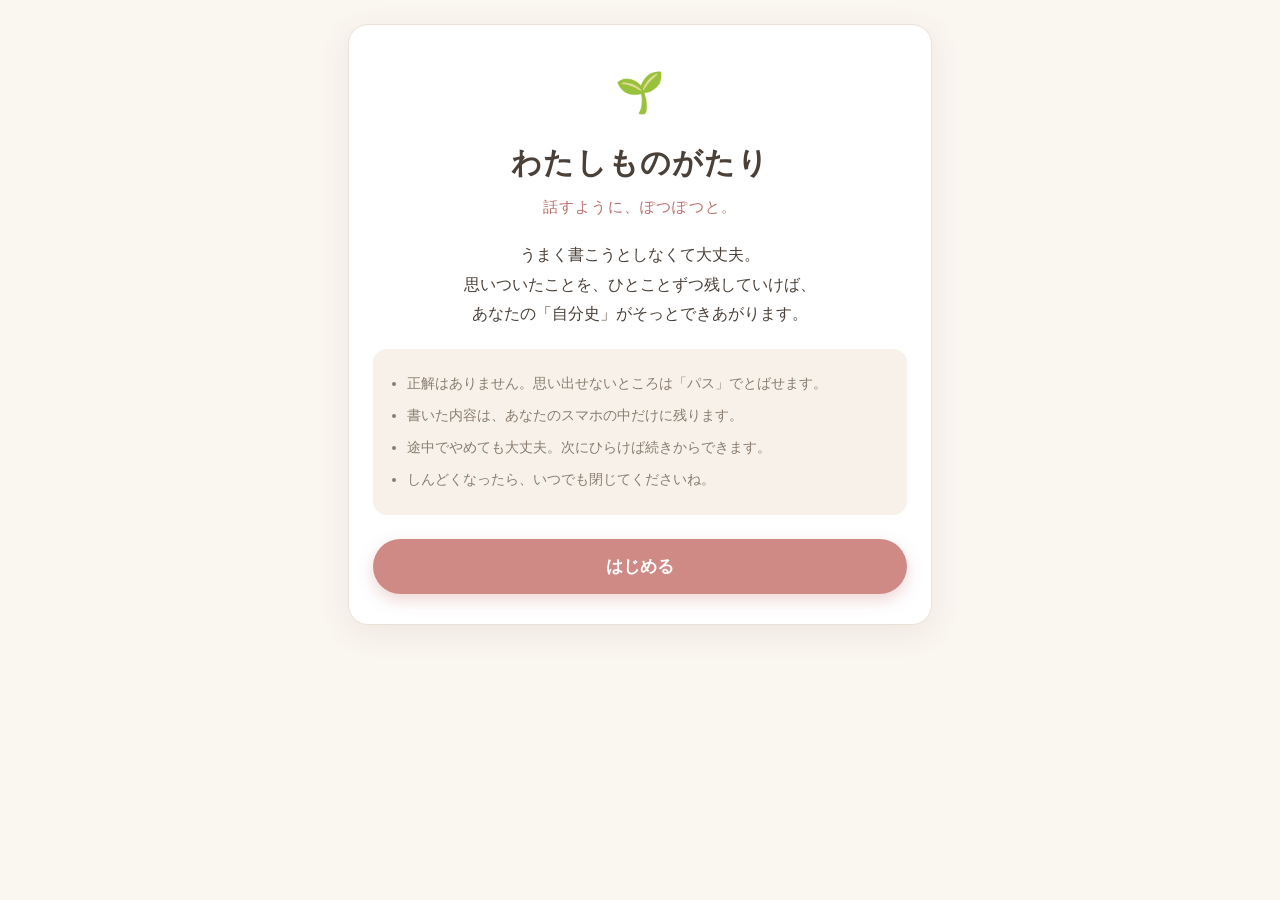
<file: index.html>
<!DOCTYPE html>
<html lang="ja">
<head>
  <meta charset="UTF-8" />
  <meta name="viewport" content="width=device-width, initial-scale=1.0" />
  <title>わたしものがたり</title>
  <meta name="description" content="話すように、ぽつぽつと。あなたの自分史をやさしく振り返るノート。" />
  <link rel="stylesheet" href="styles.css" />
</head>
<body>
  <div class="app">

    <!-- ようこそ -->
    <section id="screen-welcome" class="screen">
      <div class="card center">
        <div class="leaf">🌱</div>
        <h1>わたしものがたり</h1>
        <p class="subtitle">話すように、ぽつぽつと。</p>
        <p class="lead">
          うまく書こうとしなくて大丈夫。<br />
          思いついたことを、ひとことずつ残していけば、<br />
          あなたの「自分史」がそっとできあがります。
        </p>
        <ul class="reassure">
          <li>正解はありません。思い出せないところは「パス」でとばせます。</li>
          <li>書いた内容は、あなたのスマホの中だけに残ります。</li>
          <li>途中でやめても大丈夫。次にひらけば続きからできます。</li>
          <li>しんどくなったら、いつでも閉じてくださいね。</li>
        </ul>
        <button id="btn-start" class="btn btn-primary">はじめる</button>
        <button id="btn-resume" class="btn btn-ghost hidden">つづきから</button>
      </div>
    </section>

    <!-- 年齢 -->
    <section id="screen-age" class="screen hidden">
      <div class="card center">
        <h2>はじめる前に、ひとつだけ</h2>
        <p class="lead">
          今、おいくつくらいですか？<br />
          <span class="small">その年齢までの時期だけを、順番に聞かせてもらいます。</span>
        </p>
        <div class="age-input">
          <input id="input-age" type="number" inputmode="numeric" min="1" max="120" placeholder="例：44" />
          <span class="age-unit">さい</span>
        </div>
        <button id="btn-age-next" class="btn btn-primary">この年齢ではじめる</button>
        <button id="btn-age-skip" class="btn btn-ghost">ぜんぶの時期をふりかえる</button>
      </div>
    </section>

    <!-- 質問 -->
    <section id="screen-chapter" class="screen hidden">
      <div class="progress-wrap">
        <div class="progress-bar"><div id="progress-fill" class="progress-fill"></div></div>
        <div id="progress-text" class="progress-text"></div>
      </div>

      <div class="card">
        <button id="btn-back" class="btn-back hidden">← もどる</button>
        <div id="ack" class="ack hidden"></div>
        <div id="era-label" class="era-label"></div>
        <h2 id="question-text" class="question"></h2>
        <p id="question-hint" class="hint hidden"></p>
        <textarea id="answer" rows="5" placeholder="思いついたまま、ひとことでも大丈夫…"></textarea>
        <div class="btn-row">
          <button id="btn-pass" class="btn btn-ghost">パス</button>
          <button id="btn-next" class="btn btn-primary">つぎへ</button>
        </div>
        <button id="btn-pause" class="btn btn-text">いったん保存してとじる</button>
      </div>
    </section>

    <!-- おわり -->
    <section id="screen-done" class="screen hidden">
      <div class="card">
        <div class="leaf">🍀</div>
        <h2 class="center">今日、ふりかえってくれてありがとう。</h2>
        <p class="lead center">
          あなたが残してくれた「ものがたり」です。<br />
          このまま保存して、なつこに送ってもらえたら嬉しいです。
        </p>

        <div class="summary-box">
          <pre id="summary-text"></pre>
        </div>

        <button id="btn-copy" class="btn btn-primary">コピーする</button>
        <p id="copy-done" class="copy-done hidden">コピーしました。LINEやメールに貼りつけて送れます 🌱</p>

        <div class="send-guide">
          <p class="small">
            <b>送り方</b>：上の「コピーする」を押して、なつこへのLINE（またはメール）に貼りつけて送ってください。<br />
            スマホの画面を写真（スクショ）に撮って送ってもOKです。
          </p>
        </div>

        <button id="btn-review" class="btn btn-ghost">もういちど見直す</button>
      </div>
    </section>

  </div>
  <script src="app.js"></script>
</body>
</html>
</file>
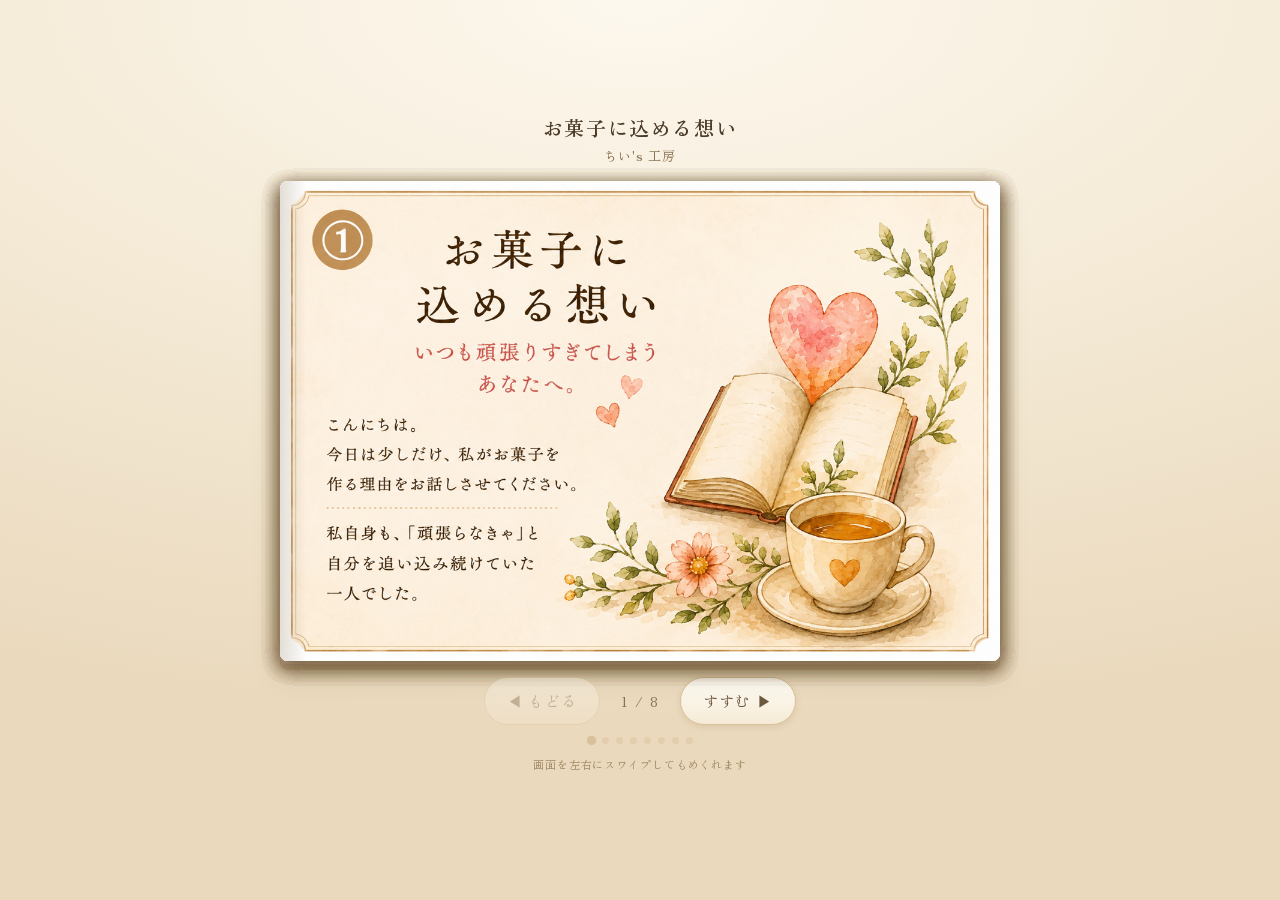
<file: ehon/index.html>
<!DOCTYPE html>
<html lang="ja">
<head>
<meta charset="UTF-8">
<meta name="viewport" content="width=device-width, initial-scale=1.0, viewport-fit=cover">
<title>お菓子に込める想い｜ちい's工房</title>
<meta property="og:title" content="お菓子に込める想い｜ちい's工房">
<meta property="og:description" content="いつも頑張りすぎてしまうあなたへ。私がお菓子を作る理由をお話しさせてください。">
<meta name="theme-color" content="#f6efe2">
<link rel="preconnect" href="https://fonts.googleapis.com">
<link rel="preconnect" href="https://fonts.gstatic.com" crossorigin>
<link href="https://fonts.googleapis.com/css2?family=Zen+Old+Mincho:wght@400;600&display=swap" rel="stylesheet">
<style>
  :root{
    --paper:#f7efdf;
    --paper-2:#efe3cd;
    --ink:#4a3a28;
    --gold:#b08d57;
    --gold-soft:#d9c199;
    --shadow:rgba(120,95,60,.28);
  }
  *{box-sizing:border-box;-webkit-tap-highlight-color:transparent}
  html,body{margin:0;padding:0;overflow-x:hidden}
  body{
    min-height:100svh;
    background:radial-gradient(120% 80% at 50% 0%, #fdf8ee 0%, #f3e8d3 55%, #ead9bd 100%);
    color:var(--ink);
    font-family:"Zen Old Mincho","Yu Mincho","YuMincho","Hiragino Mincho ProN",serif;
    display:flex;flex-direction:column;align-items:center;justify-content:center;
    padding:14px 10px 18px;
    overflow-x:hidden;
  }

  .head{text-align:center;margin-bottom:10px}
  .head h1{font-size:clamp(15px,4.2vw,20px);font-weight:600;margin:0;letter-spacing:.08em}
  .head p{margin:4px 0 0;font-size:clamp(11px,3vw,13px);color:#8a7351;letter-spacing:.06em}

  /* ===== 本 ===== */
  .stage{
    position:relative;
    width:min(94vw,720px);
    aspect-ratio:1512/1008;   /* 画像の比率（3:2） */
    perspective:1800px;
    margin:6px auto 0;
  }
  /* 本の下に敷く紙の束（厚みの演出） */
  .stage::before{
    content:"";position:absolute;inset:0;border-radius:8px;
    background:var(--paper-2);
    box-shadow:0 10px 26px var(--shadow), 0 2px 0 #e3d3b6, 0 4px 0 #dccaa9, 0 6px 0 #d5c19d;
    transform:translateY(3px);
  }

  .page{
    position:absolute;inset:0;
    transform-origin:left center;
    transform-style:preserve-3d;
    transition:transform .78s cubic-bezier(.62,.03,.35,1);
    border-radius:8px;
    will-change:transform;
  }
  .page.flipped{transform:rotateY(-180deg)}
  .face{
    position:absolute;inset:0;
    backface-visibility:hidden;-webkit-backface-visibility:hidden;
    border-radius:8px;overflow:hidden;
    background:var(--paper);
    box-shadow:0 6px 18px var(--shadow);
  }
  .face img{width:100%;height:100%;object-fit:contain;display:block;background:var(--paper)}
  /* ページの背面（めくった時に見える紙の裏） */
  .face.back{
    transform:rotateY(180deg);
    background:linear-gradient(90deg, rgba(0,0,0,.10), rgba(0,0,0,0) 22%), var(--paper-2);
  }
  /* 綴じ側の影 */
  .face.front::after{
    content:"";position:absolute;left:0;top:0;bottom:0;width:26px;
    background:linear-gradient(90deg, rgba(120,95,60,.20), rgba(120,95,60,0));
    pointer-events:none;
  }

  /* 画像がまだ無いときの案内 */
  .placeholder{
    position:absolute;inset:0;display:none;
    align-items:center;justify-content:center;text-align:center;
    padding:8%;font-size:clamp(11px,2.8vw,14px);line-height:1.9;color:#a08a66;
    background:var(--paper);
  }
  .face.missing .placeholder{display:flex}
  .face.missing img{display:none}

  /* おわりのページ */
  .end{
    position:absolute;inset:0;display:flex;flex-direction:column;
    align-items:center;justify-content:center;gap:14px;text-align:center;
    background:var(--paper);padding:6%;
  }
  .end .mark{font-size:clamp(18px,5vw,26px);letter-spacing:.3em;color:var(--gold)}
  .end .msg{font-size:clamp(12px,3.2vw,16px);line-height:2;color:#6d5940}
  .links{display:flex;flex-wrap:wrap;gap:10px;justify-content:center;margin-top:4px}
  .links a{
    display:inline-block;padding:10px 20px;border-radius:999px;
    border:1px solid var(--gold-soft);color:#7a6242;text-decoration:none;
    font-size:clamp(11px,3vw,14px);background:#fffaf0;letter-spacing:.05em;
  }
  .links a:active{background:#f5ead6}

  /* ===== 操作 ===== */
  .controls{
    display:flex;align-items:center;justify-content:center;gap:14px;
    margin-top:16px;width:min(94vw,720px);
  }
  button.nav{
    font-family:inherit;font-size:clamp(13px,3.4vw,15px);letter-spacing:.08em;
    padding:12px 22px;border-radius:999px;cursor:pointer;
    border:1px solid var(--gold-soft);
    background:linear-gradient(#fffdf7,#f5ead6);
    color:#6d5940;
    box-shadow:0 2px 6px rgba(150,120,80,.18);
    transition:transform .15s ease, opacity .2s ease;
    min-width:104px;
  }
  button.nav:active{transform:translateY(1px)}
  button.nav:disabled{opacity:.32;cursor:default;box-shadow:none}

  .counter{font-size:clamp(11px,3vw,13px);color:#8a7351;letter-spacing:.12em;min-width:52px;text-align:center}

  .dots{display:flex;gap:7px;justify-content:center;margin-top:12px}
  .dots i{
    width:7px;height:7px;border-radius:50%;background:var(--gold-soft);opacity:.45;
    display:block;transition:opacity .25s ease, transform .25s ease;cursor:pointer;
  }
  .dots i.on{opacity:1;transform:scale(1.35)}

  .hint{margin-top:12px;font-size:11px;color:#a08a66;letter-spacing:.08em;text-align:center}

  @media (max-width:480px){
    .controls{gap:8px}
    button.nav{padding:11px 16px;min-width:88px}
  }
</style>
</head>
<body>

<div class="head">
  <h1>お菓子に込める想い</h1>
  <p>ちい's 工房</p>
</div>

<div class="stage" id="stage"></div>

<div class="controls">
  <button class="nav" id="prev">◀ もどる</button>
  <span class="counter" id="counter">1 / 8</span>
  <button class="nav" id="next">すすむ ▶</button>
</div>

<div class="dots" id="dots"></div>
<p class="hint">画面を左右にスワイプしてもめくれます</p>

<script>
/* =========================================================
   ページの設定
   画像は同じフォルダの images/ の中に
   01.png 〜 07.png という名前で入れてください。
   （.jpg にしたい場合は下の EXT を "jpg" に変えてください）
   ========================================================= */
const TOTAL = 7;           // 画像の枚数
const EXTS  = ["webp","png","jpg","jpeg"]; // この順に自動で探します
const HAS_END_PAGE = true; // 最後に「おわり」のページを付けるか

/* 最後のページのボタン。url を入れたものだけ表示されます（空のままなら出ません） */
const LINKS = [
  { label: "Instagram を見る", url: "" },
  { label: "お菓子を見る",     url: "" }
];

const stage = document.getElementById('stage');
const pages = [];
const pageCount = TOTAL + (HAS_END_PAGE ? 1 : 0);

for(let i = 0; i < pageCount; i++){
  const page = document.createElement('div');
  page.className = 'page';

  const front = document.createElement('div');
  front.className = 'face front';

  if(i < TOTAL){
    const num = String(i+1).padStart(2,'0');
    const img = document.createElement('img');
    img.alt = (i+1) + 'ページ目';

    /* webp → png → jpg → jpeg の順に、見つかるまで試します */
    let tryIndex = 0;
    img.onerror = function(){
      tryIndex++;
      if(tryIndex < EXTS.length){
        img.src = 'images/' + num + '.' + EXTS[tryIndex];
      }else{
        front.classList.add('missing');
      }
    };
    const replacementImages = { '01': '01-20260909.png', '07': '07-20260909.png' };
    img.src = 'images/' + (replacementImages[num] || num + '.' + EXTS[0]);
    front.appendChild(img);

    const ph = document.createElement('div');
    ph.className = 'placeholder';
    ph.innerHTML = num + ' の画像が見つかりません<br>images フォルダに ' + num + '.webp（または .png / .jpg）を入れてください';
    front.appendChild(ph);
  }else{
    const btns = LINKS.filter(function(l){ return l.url; }).map(function(l){
      return '<a href="' + l.url + '" target="_blank" rel="noopener">' + l.label + '</a>';
    }).join('');
    front.innerHTML =
      '<div class="end">' +
        '<div class="mark">お わ り</div>' +
        '<div class="msg">最後まで読んでくださって<br>ありがとうございます。<br>今日もよく頑張りましたね。</div>' +
        (btns ? '<div class="links">' + btns + '</div>' : '') +
      '</div>';
  }

  const back = document.createElement('div');
  back.className = 'face back';

  page.appendChild(front);
  page.appendChild(back);
  page.style.zIndex = pageCount * 2 - i;
  stage.appendChild(page);
  pages.push(page);
}

let current = 0;
const prevBtn = document.getElementById('prev');
const nextBtn = document.getElementById('next');
const counter = document.getElementById('counter');
const dotsBox = document.getElementById('dots');

for(let i = 0; i < pageCount; i++){
  const d = document.createElement('i');
  d.addEventListener('click', function(){ goTo(i); });
  dotsBox.appendChild(d);
}
const dots = Array.prototype.slice.call(dotsBox.children);

function render(){
  pages.forEach(function(p, i){
    const flipped = i < current;
    p.classList.toggle('flipped', flipped);
    p.style.zIndex = flipped ? i : pageCount * 2 - i;
  });
  counter.textContent = (current + 1) + ' / ' + pageCount;
  prevBtn.disabled = current === 0;
  nextBtn.disabled = current === pageCount - 1;
  dots.forEach(function(d, i){ d.classList.toggle('on', i === current); });
}

function goTo(n){
  current = Math.max(0, Math.min(pageCount - 1, n));
  render();
}
function next(){ goTo(current + 1); }
function prev(){ goTo(current - 1); }

nextBtn.addEventListener('click', next);
prevBtn.addEventListener('click', prev);

/* キーボード（パソコン用） */
document.addEventListener('keydown', function(e){
  if(e.key === 'ArrowRight' || e.key === ' ') next();
  if(e.key === 'ArrowLeft') prev();
});

/* スワイプ（スマホ用） */
let sx = 0, sy = 0, tracking = false;
stage.addEventListener('touchstart', function(e){
  sx = e.touches[0].clientX; sy = e.touches[0].clientY; tracking = true;
}, {passive:true});
stage.addEventListener('touchend', function(e){
  if(!tracking) return;
  tracking = false;
  const dx = e.changedTouches[0].clientX - sx;
  const dy = e.changedTouches[0].clientY - sy;
  if(Math.abs(dx) > 45 && Math.abs(dx) > Math.abs(dy)){
    if(dx < 0){ next(); } else { prev(); }
  }
}, {passive:true});

/* ページをタップしてもめくれる（右半分＝すすむ／左半分＝もどる） */
stage.addEventListener('click', function(e){
  if(e.target.closest('a')) return;
  const r = stage.getBoundingClientRect();
  if((e.clientX - r.left) > r.width / 2){ next(); } else { prev(); }
});

render();
</script>
</body>
</html>
</file>
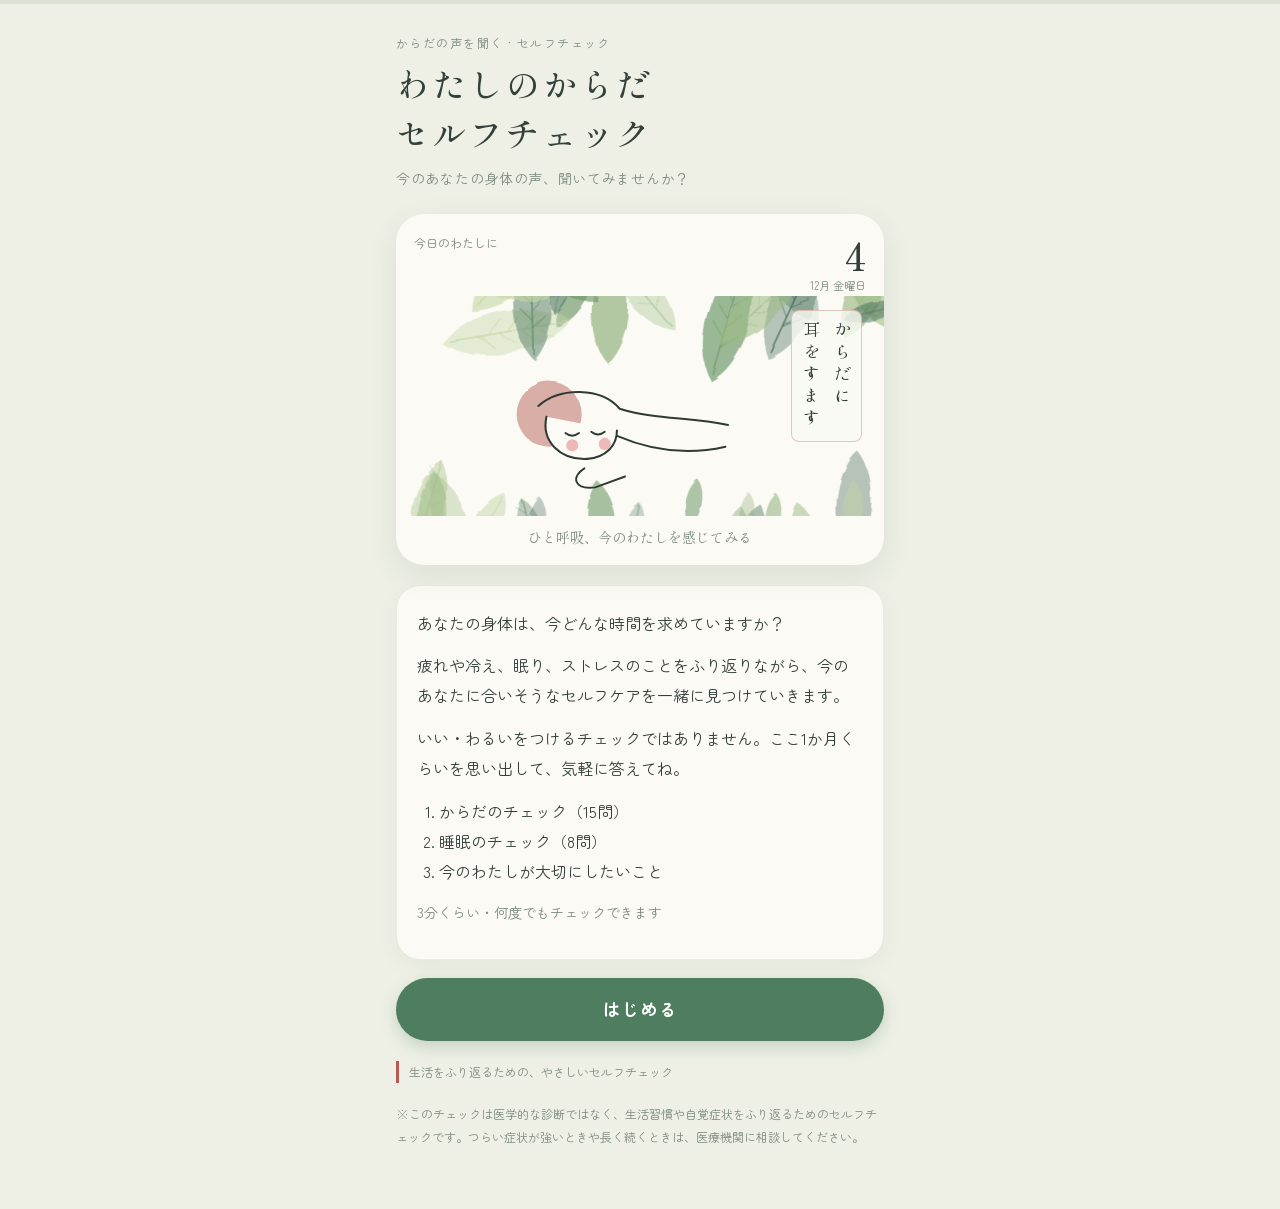
<file: karada/index.html>
<!DOCTYPE html>
<html lang="ja">
<head>
<meta charset="UTF-8">
<meta name="viewport" content="width=device-width, initial-scale=1">
<title>わたしのからだセルフチェック</title>
<link rel="preconnect" href="https://fonts.googleapis.com">
<link href="https://fonts.googleapis.com/css2?family=Shippori+Mincho:wght@500;700&family=Zen+Maru+Gothic:wght@400;500;700&display=swap" rel="stylesheet">
<link rel="stylesheet" href="styles.css">
</head>
<body>
<div class="progress"><i id="progress-bar"></i></div>

<main>
  <!-- STEP1 はじめに -->
  <section class="screen" id="screen-top">
    <p class="kicker">からだの声を聞く · セルフチェック</p>
    <h1>わたしのからだ<br>セルフチェック</h1>
    <p class="sub">今のあなたの身体の声、聞いてみませんか？</p>

    <div class="day-card">
      <div class="day-top"><span>今日のわたしに</span><span class="date"><b id="day-num"></b><small id="day-week"></small></span></div>
      <div class="art leaves" data-seed="3" data-sleep="1"></div>
      <p class="vertical">からだに<br>耳をすます</p>
      <p class="day-foot">ひと呼吸、今のわたしを感じてみる</p>
    </div>

    <div class="card">
      <p>あなたの身体は、今どんな時間を求めていますか？</p>
      <p>疲れや冷え、眠り、ストレスのことをふり返りながら、今のあなたに合いそうなセルフケアを一緒に見つけていきます。</p>
      <p>いい・わるいをつけるチェックではありません。ここ1か月くらいを思い出して、気軽に答えてね。</p>
      <ol class="flow-list">
        <li>からだのチェック（15問）</li>
        <li>睡眠のチェック（8問）</li>
        <li>今のわたしが大切にしたいこと</li>
      </ol>
      <p class="muted">3分くらい・何度でもチェックできます</p>
    </div>
    <button class="btn" id="btn-start">はじめる</button>
    <p class="caption">生活をふり返るための、やさしいセルフチェック</p>
    <p class="note">※このチェックは医学的な診断ではなく、生活習慣や自覚症状をふり返るためのセルフチェックです。つらい症状が強いときや長く続くときは、医療機関に相談してください。</p>
  </section>

  <!-- STEP2 体質チェック -->
  <section class="screen" id="screen-body" hidden>
    <p class="step-count">1 / 3</p>
    <h2>からだのチェック</h2>
    <p class="muted">最近の自分にいちばん近いものを選んでね。</p>
    <ol class="q-list" id="body-list"></ol>
    <div class="nav">
      <button class="btn ghost" id="back-body">もどる</button>
      <button class="btn" id="next-body">つぎへ</button>
    </div>
  </section>

  <!-- STEP3 睡眠チェック -->
  <section class="screen" id="screen-sleep" hidden>
    <p class="step-count">2 / 3</p>
    <h2>睡眠のチェック</h2>
    <p class="muted">眠りについて、近いものを選んでね。</p>
    <ol class="q-list" id="sleep-list"></ol>
    <div class="nav">
      <button class="btn ghost" id="back-sleep">もどる</button>
      <button class="btn" id="next-sleep">つぎへ</button>
    </div>
  </section>

  <!-- STEP4 求めていること -->
  <section class="screen" id="screen-wish" hidden>
    <p class="step-count">3 / 3</p>
    <h2>今、あなたが一番<br>大切にしたいことは？</h2>
    <p class="muted">いくつ選んでもOK。選ばなくても大丈夫です。</p>
    <ul class="wish-list" id="wish-list"></ul>
    <div class="nav">
      <button class="btn ghost" id="back-wish">もどる</button>
      <button class="btn" id="next-wish">結果をみる</button>
    </div>
  </section>

  <!-- STEP5・6 結果と提案 -->
  <section class="screen" id="screen-result" hidden>
    <p class="eyebrow center">あなたのチェック結果</p>
    <section class="type-head" id="r-type">
      <div class="art leaves thin" data-seed="7"></div>
      <p class="type-label">🌿 メインタイプ</p>
      <h2 id="r-type-name"></h2>
      <p id="r-type-catch"></p>
      <div id="r-bars"></div>
    </section>

    <section class="card">
      <h3>🌙 睡眠のこと</h3>
      <p id="r-sleep"></p>
    </section>

    <p class="card message" id="r-message-balanced" hidden></p>
    <div id="r-types"></div>

    <section class="card">
      <h3>おすすめのセルフケア</h3>
      <ul class="care-list" id="r-care"></ul>
    </section>

    <section class="card soft">
      <h3>まこさんからのご提案</h3>
      <p>セルフケアにプラスして、もう少し自分をいたわる時間がほしいときに。気になるものがあれば、のぞいてみてね。</p>
      <div id="r-links"></div>
      <p class="note" id="r-disclosure"></p>
    </section>

    <section class="card">
      <h3>今日のあなたにできそうなことを、<br>ひとつ選んでみませんか？</h3>
      <div class="pick-list" id="r-pick"></div>
      <p class="pick-done" id="r-pick-done" hidden>今日のひとつは「<span id="r-pick-text"></span>」。<br>できたら、それだけで十分です🌿</p>
    </section>

    <button class="btn ghost" id="btn-retry">もういちどチェックする</button>
    <p class="note">※このチェックは医学的な診断ではありません。紹介している食材は東洋医学的な考え方を含む参考情報で、食事の制限をおすすめするものではありません。症状が強いときや長く続くときは、医療機関に相談してください。</p>
  </section>
</main>

<script src="app.js"></script>
</body>
</html>
</file>
<file: styles.css>
:root {
  --bg: #faf6f0;
  --card: #ffffff;
  --ink: #4a4038;
  --ink-soft: #8a7d70;
  --accent: #cf8a86;      /* やわらかいローズ */
  --accent-deep: #b96e6a;
  --leaf: #8fb08a;        /* やわらかい緑 */
  --line: #ece3d8;
  --shadow: 0 8px 30px rgba(120, 100, 80, 0.10);
  --radius: 20px;
}

* { box-sizing: border-box; }

html, body {
  margin: 0;
  padding: 0;
  background: var(--bg);
  color: var(--ink);
  font-family: -apple-system, BlinkMacSystemFont, "Hiragino Kaku Gothic ProN",
    "Hiragino Sans", "Noto Sans JP", "Meiryo", sans-serif;
  line-height: 1.85;
  -webkit-font-smoothing: antialiased;
}

.app {
  max-width: 620px;
  margin: 0 auto;
  padding: 24px 18px 64px;
  min-height: 100vh;
}

.screen { animation: fade 0.4s ease; }
@keyframes fade { from { opacity: 0; transform: translateY(6px); } to { opacity: 1; transform: none; } }

.hidden { display: none !important; }
.center { text-align: center; }

.card {
  background: var(--card);
  border-radius: var(--radius);
  box-shadow: var(--shadow);
  padding: 30px 24px;
  border: 1px solid var(--line);
}

.leaf { font-size: 40px; margin-bottom: 6px; }

h1 {
  font-size: 30px;
  margin: 4px 0 2px;
  letter-spacing: 0.04em;
}
.subtitle {
  color: var(--accent-deep);
  font-size: 15px;
  margin: 0 0 20px;
  letter-spacing: 0.08em;
}
h2 {
  font-size: 21px;
  margin: 4px 0 14px;
  line-height: 1.6;
}

.lead {
  color: var(--ink);
  font-size: 16px;
  margin: 0 0 20px;
}
.small { font-size: 13.5px; color: var(--ink-soft); }

.reassure {
  text-align: left;
  background: #f7f1e9;
  border-radius: 14px;
  padding: 16px 18px 16px 34px;
  margin: 0 0 24px;
  font-size: 14px;
  color: var(--ink-soft);
}
.reassure li { margin: 6px 0; }

/* ボタン */
.btn {
  display: block;
  width: 100%;
  border: none;
  border-radius: 999px;
  padding: 16px 20px;
  font-size: 17px;
  font-family: inherit;
  cursor: pointer;
  margin: 10px 0 0;
  transition: transform 0.08s ease, background 0.2s ease, opacity 0.2s ease;
}
.btn:active { transform: scale(0.98); }
.btn-primary {
  background: var(--accent);
  color: #fff;
  font-weight: 600;
  box-shadow: 0 6px 16px rgba(207, 138, 134, 0.35);
}
.btn-primary:hover { background: var(--accent-deep); }
.btn-ghost {
  background: transparent;
  color: var(--accent-deep);
  border: 1.5px solid var(--accent);
}
.btn-ghost:hover { background: #fbeeed; }
.btn-text {
  background: none;
  color: var(--ink-soft);
  font-size: 14px;
  text-decoration: underline;
  padding: 14px;
}

/* 年齢入力 */
.age-input {
  display: flex;
  align-items: baseline;
  justify-content: center;
  gap: 10px;
  margin: 18px 0 24px;
}
#input-age {
  width: 130px;
  font-size: 30px;
  text-align: center;
  padding: 10px 8px;
  border: none;
  border-bottom: 2.5px solid var(--accent);
  background: transparent;
  color: var(--ink);
  font-family: inherit;
}
#input-age:focus { outline: none; border-color: var(--accent-deep); }
.age-unit { font-size: 18px; color: var(--ink-soft); }

/* 進み具合 */
.progress-wrap { margin: 6px 4px 18px; }
.progress-bar {
  height: 9px;
  background: #ece3d8;
  border-radius: 999px;
  overflow: hidden;
}
.progress-fill {
  height: 100%;
  width: 0%;
  background: linear-gradient(90deg, var(--leaf), var(--accent));
  border-radius: 999px;
  transition: width 0.5s ease;
}
.progress-text {
  text-align: right;
  font-size: 12.5px;
  color: var(--ink-soft);
  margin-top: 6px;
}

/* 質問 */
.btn-back {
  background: none;
  border: none;
  color: var(--ink-soft);
  font-family: inherit;
  font-size: 14px;
  cursor: pointer;
  padding: 0 0 12px;
}
.btn-back:hover { color: var(--accent-deep); }
.ack {
  background: #eef4ec;
  color: #5f7a5a;
  border-radius: 12px;
  padding: 10px 14px;
  font-size: 14px;
  margin-bottom: 16px;
  animation: fade 0.4s ease;
}
.era-label {
  display: inline-block;
  background: #f7f1e9;
  color: var(--accent-deep);
  font-size: 13px;
  font-weight: 600;
  padding: 5px 14px;
  border-radius: 999px;
  margin-bottom: 12px;
}
.question { font-size: 20px; line-height: 1.65; margin: 2px 0 8px; }
.hint { font-size: 14px; color: var(--ink-soft); margin: 0 0 14px; }

textarea {
  width: 100%;
  border: 1.5px solid var(--line);
  border-radius: 14px;
  padding: 14px;
  font-size: 16px;
  font-family: inherit;
  line-height: 1.8;
  color: var(--ink);
  background: #fffdfb;
  resize: vertical;
}
textarea:focus { outline: none; border-color: var(--accent); }

.btn-row { display: flex; gap: 12px; margin-top: 16px; }
.btn-row .btn { margin-top: 0; }
.btn-row .btn-ghost { flex: 0 0 34%; }
.btn-row .btn-primary { flex: 1; }

/* まとめ */
.summary-box {
  background: #f7f1e9;
  border-radius: 14px;
  padding: 8px 6px;
  margin: 20px 0;
  max-height: 46vh;
  overflow-y: auto;
}
#summary-text {
  white-space: pre-wrap;
  word-break: break-word;
  font-family: inherit;
  font-size: 14px;
  color: var(--ink);
  margin: 0;
  padding: 8px 12px;
  line-height: 1.9;
}
.copy-done { color: var(--leaf); font-size: 14px; text-align: center; margin: 8px 0 0; }
.send-guide {
  background: #eef4ec;
  border-radius: 14px;
  padding: 14px 16px;
  margin: 20px 0 10px;
}
.send-guide .small { color: #5f7a5a; }
</file>
<file: karada/styles.css>
/* 生成り × セージグリーン。見出しは明朝、本文は丸ゴシック */
:root {
  --bg: #eef0e5;          /* 生成りがかったセージ */
  --card: #fbfaf4;
  --ink: #33413a;
  --muted: #7d8a80;
  --line: #dde3d3;
  --main: #4f7d5f;        /* 深い若葉（ボタン） */
  --main-soft: #e2eadb;
  --recharge: #7faac4;    /* 淡い水色 */
  --recharge-soft: #e4eff3;
  --flow: #d9955f;        /* アプリコット */
  --flow-soft: #f7e9dc;
  --relax: #c08a95;       /* くすみピンク */
  --relax-soft: #f3e6e8;
  --mincho: 'Shippori Mincho', 'Hiragino Mincho ProN', 'Yu Mincho', serif;
}
* { box-sizing: border-box; }
body {
  margin: 0; background: var(--bg); color: var(--ink);
  font-family: 'Zen Maru Gothic', 'Hiragino Maru Gothic ProN', sans-serif;
  line-height: 1.9; font-size: 16px;
}
main { max-width: 520px; margin: 0 auto; padding: 32px 16px 48px; }
h1 { font-family: var(--mincho); font-weight: 500; font-size: 34px; line-height: 1.45; margin: 4px 0 8px; letter-spacing: .08em; }
h2 { font-family: var(--mincho); font-weight: 500; font-size: 24px; line-height: 1.5; margin: 4px 0 8px; }
h3 { font-family: var(--mincho); font-weight: 700; font-size: 18px; line-height: 1.6; margin: 0 0 12px; }
h4 { font-size: 14px; margin: 18px 0 4px; color: var(--accent, var(--main)); letter-spacing: .05em; }
p { margin: 0 0 12px; }
.center { text-align: center; }
.lead { font-size: 17px; margin: 0; }
.muted { color: var(--muted); font-size: 14px; }
.eyebrow { color: var(--accent, var(--main)); font-size: 13px; letter-spacing: .15em; margin: 0 0 8px; }
.note { color: var(--muted); font-size: 12px; margin-top: 20px; }

.hero { text-align: center; padding: 16px 0 28px; }
.leaf { width: 72px; height: 72px; color: var(--main); }

.card { background: var(--card); border: 1px solid var(--line); border-radius: 20px; padding: 22px 20px; margin: 0 0 18px; }
.card.soft { background: var(--main-soft); border: none; }
.flow-list { margin: 0 0 12px; padding-left: 1.4em; }

.btn {
  display: block; width: 100%; padding: 15px; margin: 12px 0 0;
  border: none; border-radius: 999px; background: var(--main); color: #fff;
  font: inherit; font-weight: 700; font-size: 17px; cursor: pointer;
}
.btn.ghost { background: transparent; color: var(--main); border: 1.5px solid var(--main); }
.btn:disabled { background: var(--line); color: var(--muted); cursor: default; }
.nav { display: flex; gap: 12px; position: sticky; bottom: 0; padding: 8px 0 12px; background: linear-gradient(transparent, var(--bg) 30%); }
.nav .btn { flex: 1; }

.progress { position: fixed; top: 0; left: 0; right: 0; height: 4px; background: var(--line); z-index: 5; }
.progress i { display: block; height: 100%; width: 0; background: var(--main); transition: width .3s; }
.step-count { color: var(--main); font-size: 13px; margin: 0; }

/* 3択の質問 */
.q-list { list-style: none; padding: 0; margin: 16px 0 8px; }
.q { background: var(--card); border: 1px solid var(--line); border-radius: 16px; padding: 14px 14px 12px; margin-bottom: 12px; }
.q-text { margin: 0 0 10px; font-weight: 500; }
.q-no { display: inline-block; min-width: 1.6em; color: var(--muted); font-size: 13px; }
.scale { display: grid; grid-template-columns: repeat(3, 1fr); gap: 6px; }
.scale button {
  font: inherit; font-size: 13px; padding: 9px 2px; border-radius: 12px; cursor: pointer;
  border: 1.5px solid var(--line); background: #fff; color: var(--ink);
}
.scale button[aria-checked="true"] { background: var(--main); border-color: var(--main); color: #fff; font-weight: 700; }

/* 複数選択 */
.wish-list { list-style: none; padding: 0; margin: 16px 0 8px; }
.check { display: flex; gap: 12px; align-items: center; background: var(--card); border: 1px solid var(--line); border-radius: 14px; padding: 14px 16px; margin-bottom: 10px; cursor: pointer; }
.check input { position: absolute; opacity: 0; }
.check .box { flex: none; width: 22px; height: 22px; border: 2px solid var(--line); border-radius: 7px; }
.check input:checked + .box { background: var(--main); border-color: var(--main); box-shadow: inset 0 0 0 3px #fff; }
.check:has(input:checked) { border-color: var(--main); }
.check input:focus-visible + .box { outline: 2px solid var(--main); outline-offset: 2px; }

/* 結果 */
.type-head { background: var(--accent-soft); border-radius: 24px; padding: 26px 20px 20px; margin-bottom: 18px; text-align: center; }
.type-head h2 { color: var(--accent); font-size: 26px; margin: 0; }
.type-label { font-size: 13px; color: var(--muted); margin: 0; }
#r-bars { margin-top: 16px; text-align: left; }
.bar-row { display: flex; align-items: center; gap: 10px; font-size: 13px; margin-bottom: 6px; }
.bar-name { width: 5.5em; flex: none; color: var(--muted); }
.bar { flex: 1; height: 8px; background: rgba(255,255,255,.8); border-radius: 99px; overflow: hidden; }
.bar i { display: block; height: 100%; border-radius: 99px; }
.chip { display: inline-block; background: var(--relax-soft); border-radius: 99px; padding: 2px 12px; margin: 0 6px 6px 0; font-size: 14px; }
.type-card { border-top: 5px solid var(--accent); }
.type-card .eyebrow { font-weight: 700; }
.message { background: var(--accent-soft, var(--main-soft)); border-radius: 14px; padding: 14px 16px; }
.card.message { border: none; }
.foods { font-weight: 500; }
.care-list { list-style: none; padding: 0; margin: 0; }
.care-list li { padding: 10px 0; border-bottom: 1px dashed var(--line); }
.care-list li:last-child { border: none; }
.cat { display: inline-block; font-size: 12px; background: var(--main-soft); color: var(--main); border-radius: 6px; padding: 0 8px; margin-right: 8px; }
.match { display: block; font-size: 12px; color: var(--relax); margin-top: 2px; }

.link-btn { display: block; background: var(--card); border-radius: 16px; padding: 14px 16px; margin-top: 10px; color: var(--ink); text-decoration: none; border: 1.5px solid transparent; }
.link-btn:not(.off):hover { border-color: var(--main); }
.link-btn b { display: block; }
.link-btn small { display: block; font-size: 13px; color: var(--muted); margin-top: 2px; }
.link-btn.off { opacity: .75; }
.link-btn .soon { color: var(--relax); }

.pick-list { display: grid; gap: 8px; }
.pick { font: inherit; font-size: 15px; text-align: left; padding: 12px 16px; border-radius: 14px; border: 1.5px solid var(--line); background: #fff; color: var(--ink); cursor: pointer; }
.pick[aria-pressed="true"] { border-color: var(--main); background: var(--main-soft); font-weight: 700; }
.pick-done { margin: 14px 0 0; text-align: center; }

/* ---- アプリ風の見た目（参考: 生成り×グリーンの養生アプリ） ---- */
.kicker { font-size: 12px; color: var(--muted); letter-spacing: .12em; margin: 0; }
.sub { color: var(--muted); font-size: 14px; letter-spacing: .05em; margin-bottom: 22px; }
.card { border-radius: 24px; box-shadow: 0 6px 20px rgba(60, 80, 60, .06); border-color: #e8ebdf; }
.day-card { position: relative; background: var(--card); border-radius: 28px; padding: 18px 18px 14px; margin-bottom: 20px; box-shadow: 0 10px 30px rgba(60, 80, 60, .10); overflow: hidden; }
.day-top { display: flex; justify-content: space-between; align-items: flex-start; font-size: 12px; color: var(--muted); }
.date { text-align: right; line-height: 1.2; }
.date b { display: block; font-family: var(--mincho); font-weight: 500; font-size: 38px; color: var(--ink); }
.date small { font-size: 11px; }
.art svg { display: block; width: 100%; height: 100%; }
.day-card .art { height: 220px; margin: 4px -18px 0; }
.vertical { position: absolute; right: 22px; top: 96px; writing-mode: vertical-rl; font-family: var(--mincho); font-size: 17px; letter-spacing: .3em; line-height: 1.8; color: var(--ink);
  background: rgba(251, 250, 244, .8); padding: 10px 4px; border-radius: 8px; border: 1px solid #b85b4f55; }
.day-foot { text-align: center; font-family: var(--mincho); font-size: 14px; color: var(--muted); margin: 8px 0 0; }
.caption { font-size: 12px; color: var(--muted); border-left: 3px solid #b85b4f; padding-left: 10px; margin: 20px 0 0; }
.btn { box-shadow: 0 6px 16px rgba(79, 125, 95, .25); letter-spacing: .1em; }
.btn.ghost { box-shadow: none; }
.type-head { position: relative; overflow: hidden; background: var(--card); box-shadow: 0 10px 30px rgba(60, 80, 60, .10); padding-top: 0; }
.type-head .art.thin { height: 80px; margin: 0 -20px 6px; }
.type-head h2 { font-size: 28px; }
.q { border-radius: 20px; }
.scale button { border-radius: 14px; }
.scale button[aria-checked="true"] { box-shadow: 0 4px 10px rgba(79, 125, 95, .25); }
.link-btn { box-shadow: 0 4px 12px rgba(60, 80, 60, .06); }
.type-head .bar { background: var(--main-soft); }
</file>
